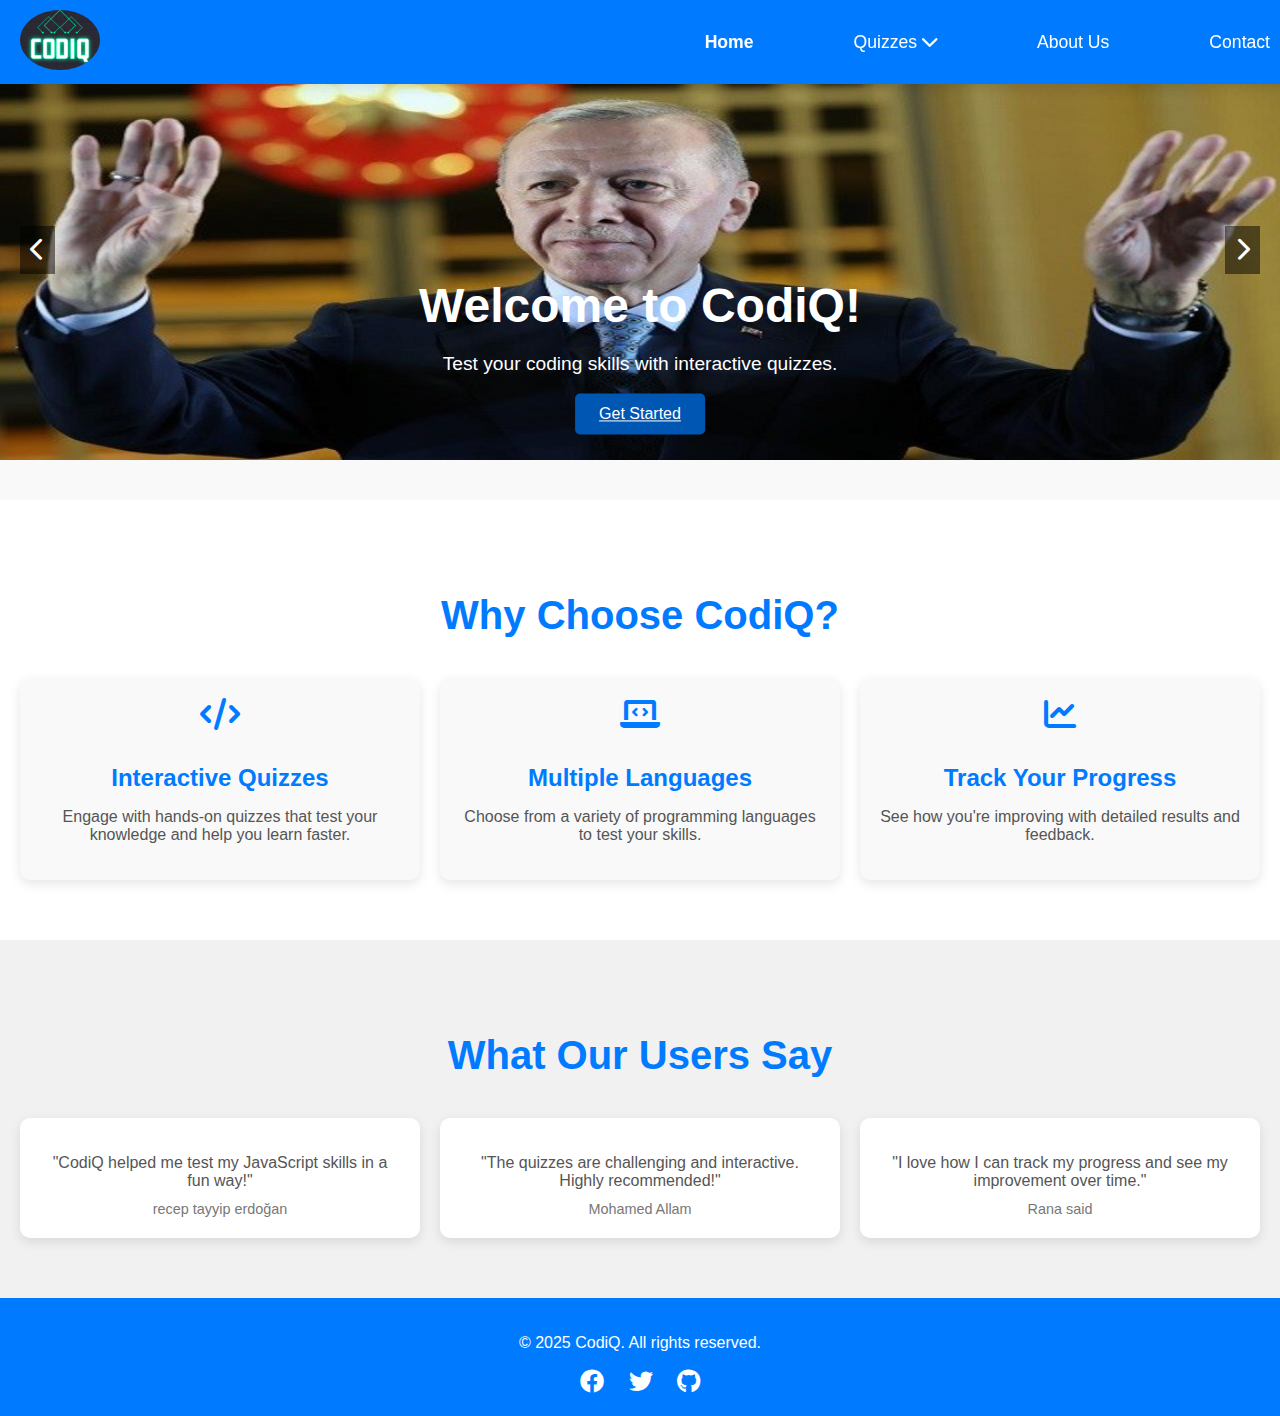
<file: index.html>
<!DOCTYPE html>
<html lang="en">
<head>
    <meta charset="UTF-8">
    <meta name="viewport" content="width=device-width, initial-scale=1.0">
    <title>Home</title>
    <link rel="stylesheet" href="./style.css">
    <link rel="stylesheet" href="https://cdnjs.cloudflare.com/ajax/libs/font-awesome/6.0.0/css/all.min.css">
</head>
<body>
    <!-- Horizontal Navbar -->
    <nav class="navbar">
        <div class="logo">
            <img src="./Images/logo.png" alt="CodiQ Logo">
        </div>
        <ul class="nav-links">
            <li><a href="#" class="active">Home</a></li>
            <li class="dropdown">
                <a href="quizzes.html">Quizzes <i class="fas fa-chevron-down"></i></a>
                <ul class="dropdown-menu">
                    <li><a href="quizzes.html?language=python">Python</a></li>
                    <li><a href="quizzes.html?language=javascript">JavaScript</a></li>
                    <li><a href="quizzes.html?language=html">HTML</a></li>
                    <li><a href="quizzes.html?language=css">CSS</a></li>
                </ul>
            </li>
            <li><a href="./About-Us.html">About Us</a></li>
            <li><a href="tel:+905010823454">Contact</a></li>
        </ul>
    </nav>

    <!-- Hero Section with Photo Slider -->
    <section class="hero">
        <div class="slider">
            <div class="slide active">
                <img src="./Images/recep-tayip.jpg" alt="Slide 1" >
                <div class="slide-content">
                    <h1>Welcome to CodiQ!</h1>
                    <p>Test your coding skills with interactive quizzes.</p>
                    <a href="quizzes.html" class="btn-primary">Get Started</a>
                </div>
            </div>
            <div class="slide">
                <img src="./Images/logo.png" alt="Slide 2">
                <div class="slide-content">
                    <h1>Learn Python, JavaScript, and More</h1>
                    <p>Choose from a variety of programming languages.</p>
                    <a href="quizzes.html" class="btn-primary">Explore Quizzes</a>
                </div>
            </div>
            <div class="slide">
                <img src="./Images/ZEYAD-ABOUELKASSEM-PP.png" alt="Slide 3">
                <div class="slide-content">
                    <h1>Track Your Progress</h1>
                    <p>See how you're improving with detailed results.</p>
                    <a href="quizzes.html" class="btn-primary">Start Now</a>
                </div>
            </div>
        </div>
        <button class="slider-btn prev-btn"><i class="fas fa-chevron-left"></i></button>
        <button class="slider-btn next-btn"><i class="fas fa-chevron-right"></i></button>
    </section>

    <!-- Features Section -->
    <section class="features">
        <h2>Why Choose CodiQ?</h2>
        <div class="feature-cards">
            <div class="feature-card">
                <i class="fas fa-code"></i>
                <h3>Interactive Quizzes</h3>
                <p>Engage with hands-on quizzes that test your knowledge and help you learn faster.</p>
            </div>
            <div class="feature-card">
                <i class="fas fa-laptop-code"></i>
                <h3>Multiple Languages</h3>
                <p>Choose from a variety of programming languages to test your skills.</p>
            </div>
            <div class="feature-card">
                <i class="fas fa-chart-line"></i>
                <h3>Track Your Progress</h3>
                <p>See how you're improving with detailed results and feedback.</p>
            </div>
        </div>
    </section>

    <!-- Testimonials Section -->
    <section class="testimonials">
        <h2>What Our Users Say</h2>
        <div class="testimonial-cards">
            <div class="testimonial-card">
                <p>"CodiQ helped me test my JavaScript skills in a fun way!"</p>
                <span>recep tayyip erdoğan </span>
            </div>
            <div class="testimonial-card">
                <p>"The quizzes are challenging and interactive. Highly recommended!"</p>
                <span>Mohamed Allam</span>
            </div>
            <div class="testimonial-card">
                <p>"I love how I can track my progress and see my improvement over time."</p>
                <span>Rana said</span>
            </div>
        </div>
    </section>

    <!-- Footer -->
    <footer class="footer">
        <p>&copy; 2025 CodiQ. All rights reserved.</p>
        <div class="social-links">
            <a href="#"><i class="fab fa-facebook"></i></a>
            <a href="#"><i class="fab fa-twitter"></i></a>
            <a href="https://github.com/khaledelsayed2003"><i class="fab fa-github"></i></a>
        </div>
    </footer>

    <!-- JavaScript for Slider -->
    <script src="./home.js"></script>
</body>
</html>
</file>
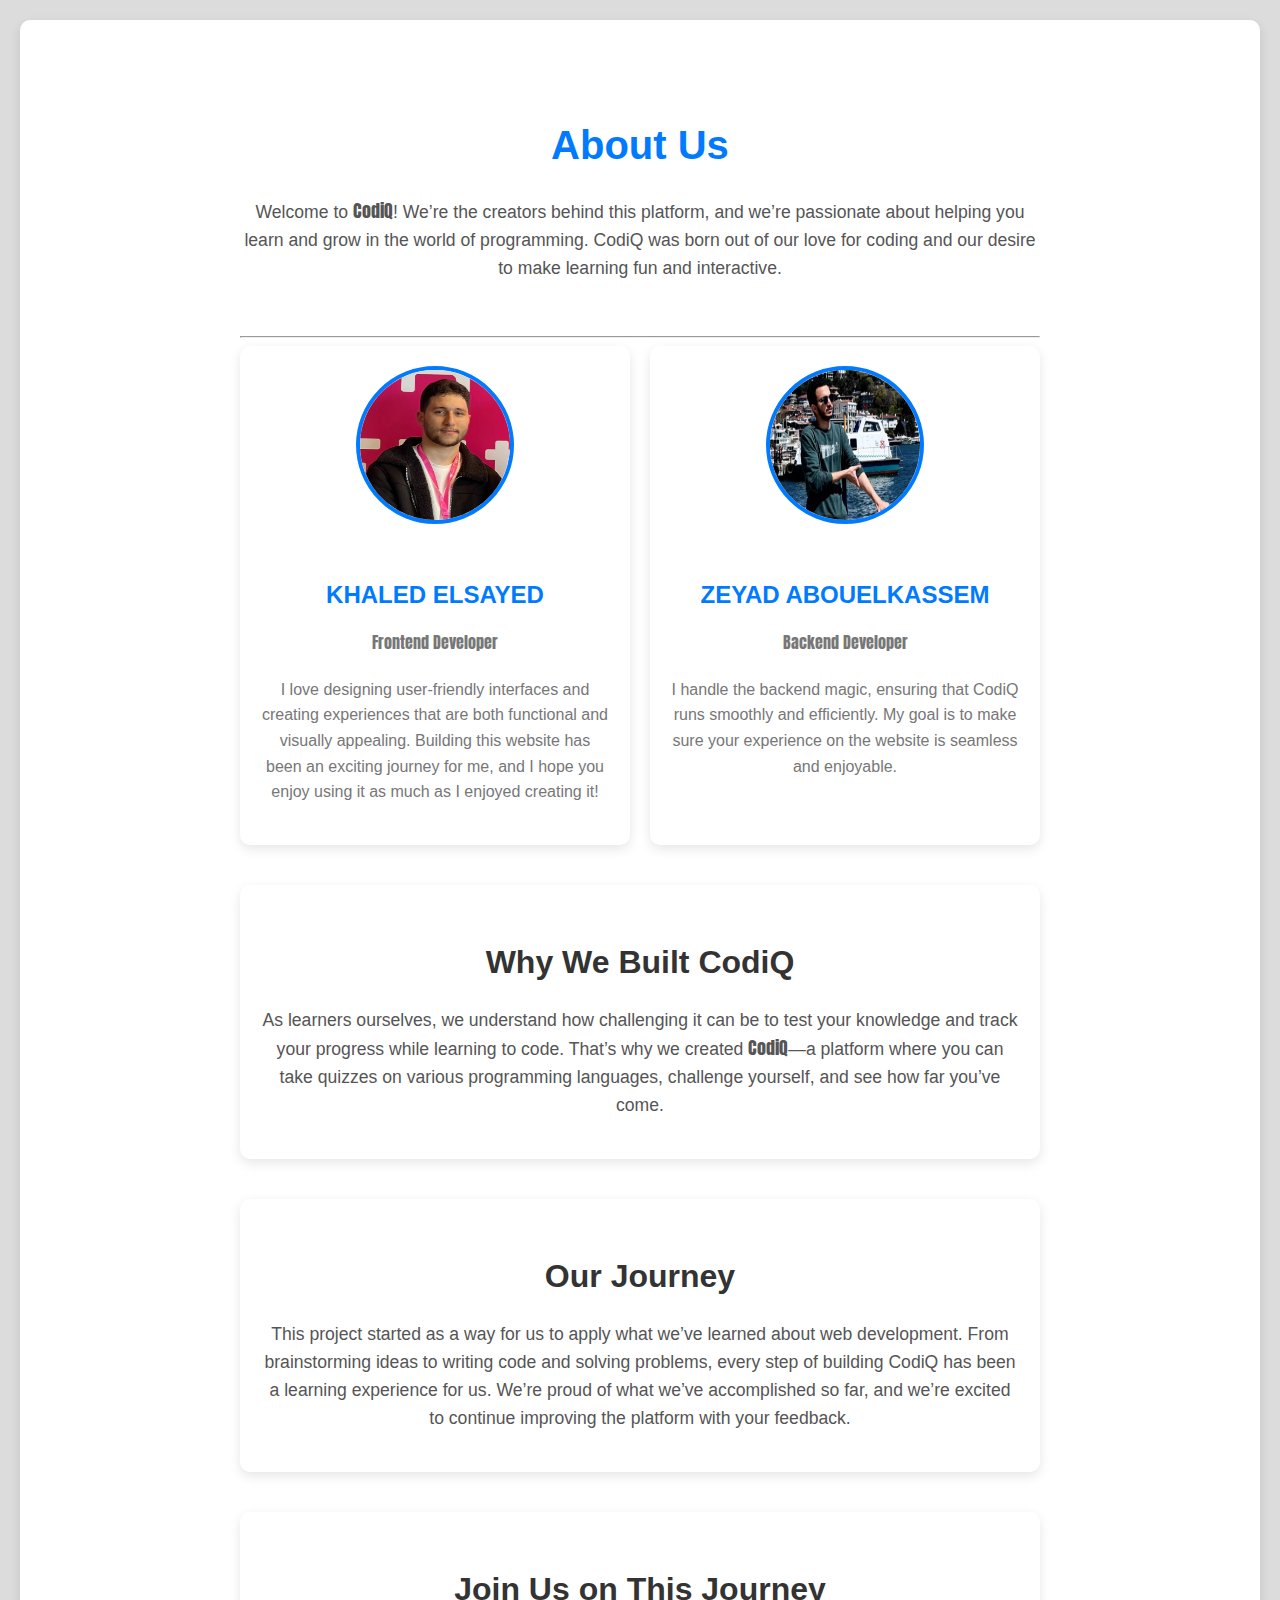
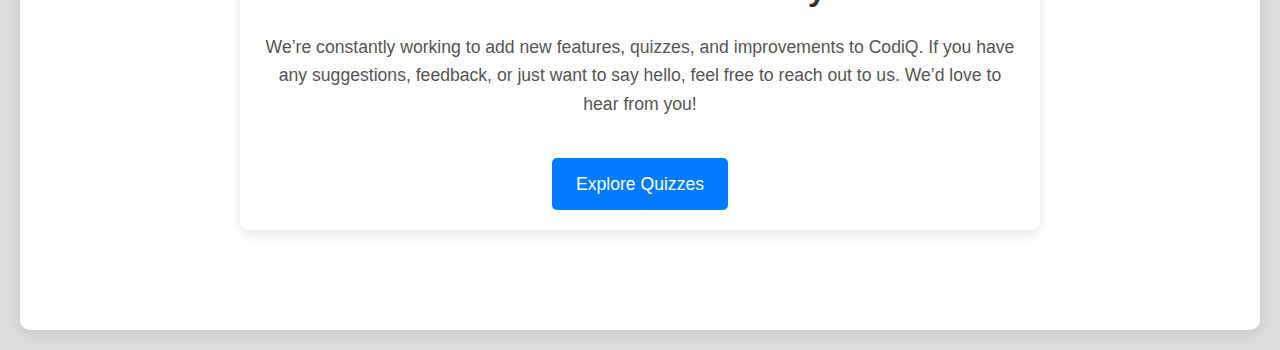
<file: About-Us.html>
<!DOCTYPE html>
<html lang="en">
    <head>
        <meta charset="UTF-8">
        <meta name="viewport" content="width=device-width, initial-scale=1.0">
        <title>Document</title>
        <link rel="stylesheet" href="./style2.css">
        <link rel="preconnect" href="https://fonts.googleapis.com">
        <link rel="preconnect" href="https://fonts.gstatic.com" crossorigin>
        <link href="https://fonts.googleapis.com/css2?family=Anton&display=swap" rel="stylesheet">
                
    </head>
    <body>
        <section id="about">
            <h2>About Us</h2>
            <div class="about-content">
                <div class="intro">
                    <p>Welcome to <strong>CodiQ</strong>! We’re the creators behind this platform, and we’re passionate about helping you learn and grow in the world of programming. CodiQ was born out of our love for coding and our desire to make learning fun and interactive.</p>
                </div>
                <br><hr>
                <div class="team">
                    <div class="team-member">
                        <img src="./Images/KHALED-ELSAYED-PP.jpg" alt="[Your Name]">
                        <h3>KHALED ELSAYED</h3>
                        <p><strong>Frontend Developer</strong></p>
                        <p>I love designing user-friendly interfaces and creating experiences that are both functional and visually appealing. Building this website has been an exciting journey for me, and I hope you enjoy using it as much as I enjoyed creating it!</p>
                    </div>
                    <div class="team-member">
                        <img src="./Images/ZEYAD-ABOUELKASSEM-PP.png" alt="[Your Friend's Name]">
                        <h3>ZEYAD ABOUELKASSEM</h3>
                        <p><strong>Backend Developer</strong></p>
                        <p>I handle the backend magic, ensuring that CodiQ runs smoothly and efficiently. My goal is to make sure your experience on the website is seamless and enjoyable.</p>
                    </div>
                </div>
                <div class="mission">
                    <h3>Why We Built CodiQ</h3>
                    <p>As learners ourselves, we understand how challenging it can be to test your knowledge and track your progress while learning to code. That’s why we created <strong>CodiQ</strong>—a platform where you can take quizzes on various programming languages, challenge yourself, and see how far you’ve come.</p>
                </div>
                <div class="journey">
                    <h3>Our Journey</h3>
                    <p>This project started as a way for us to apply what we’ve learned about web development. From brainstorming ideas to writing code and solving problems, every step of building CodiQ has been a learning experience for us. We’re proud of what we’ve accomplished so far, and we’re excited to continue improving the platform with your feedback.</p>
                </div>
                <div class="cta">
                    <h3>Join Us on This Journey</h3>
                    <p>We’re constantly working to add new features, quizzes, and improvements to CodiQ. If you have any suggestions, feedback, or just want to say hello, feel free to reach out to us. We’d love to hear from you!</p>
                    <a href="./Quizzes.html" class="btn-primary">Explore Quizzes</a>
                </div>
            </div>
        </section>
    </body>
</html>
</file>
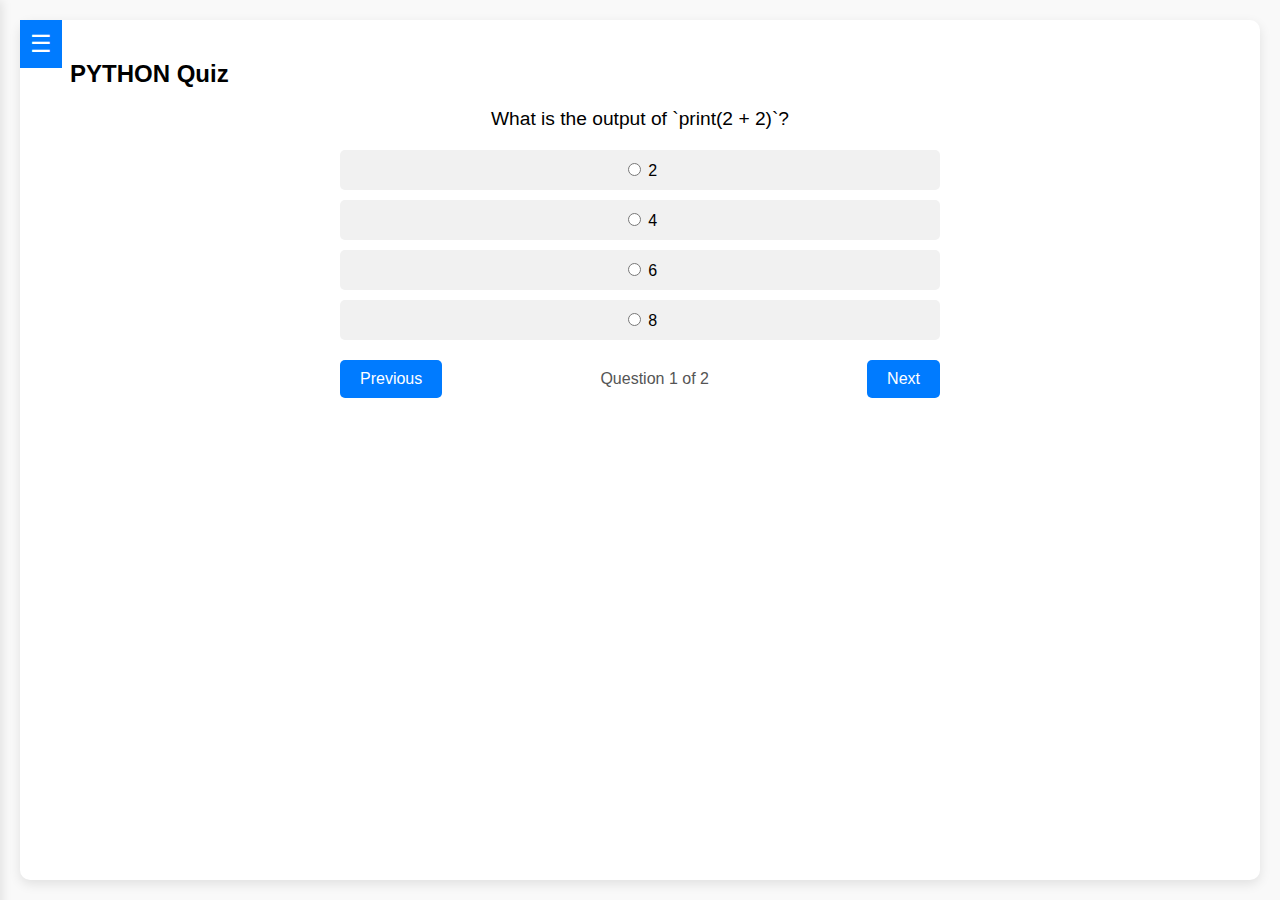
<file: Quizzes.html>
<!DOCTYPE html>
<html lang="en">
<head>
    <meta charset="UTF-8">
    <meta name="viewport" content="width=device-width, initial-scale=1.0">
    <title>CodiQ - Quizzes</title>
    <link rel="stylesheet" href="./style3.css">
</head>
<body>
    <!-- Toggle Button -->
    <button id="sidebar-toggle">☰</button>

    <div class="quizzes-page">
        <!-- Vertical Sidebar -->
        <div class="sidebar">
            <h3>Select Language</h3>
            <ul>
                <li><button class="language-btn" data-language="python">Python</button></li>
                <li><button class="language-btn" data-language="javascript">JavaScript</button></li>
                <li><button class="language-btn" data-language="html">HTML</button></li>
                <li><button class="language-btn" data-language="css">CSS</button></li>
            </ul>
        </div>

        <!-- Quiz Container -->
        <div class="quiz-container">
            <h2 id="quiz-title">Python Quiz</h2>
            <div class="quiz-card">
                <div class="question">
                    <p id="question-text">What is the output of `print(2 + 2)`?</p>
                </div>
                <div class="options">
                    <label><input type="radio" name="answer" value="A"> 2</label>
                    <label><input type="radio" name="answer" value="B"> 4</label>
                    <label><input type="radio" name="answer" value="C"> 6</label>
                    <label><input type="radio" name="answer" value="D"> 8</label>
                </div>
                <div class="navigation">
                    <button id="prev-btn">Previous</button>
                    <span id="question-counter">Question 1 of 10</span>
                    <button id="next-btn">Next</button>
                </div>
            </div>
        </div>
    </div>

    <!-- Link the JavaScript file -->
    <script src="./main.js"></script>
</body>
</html>
</file>
<file: style.css>
/* General Styles */
body {
    font-family: 'Arial', sans-serif;
    margin: 0;
    padding: 0;
    background-color: #f9f9f9;
    color: #333;
}

/* Navbar */
.navbar {
    width: 100%;
    position: fixed;
    z-index: 1;
    display: flex;
    justify-content: space-between;
    align-items: center;
    background-color:#007BFF;
    padding: 10px 20px;
    box-shadow: 0 4px 12px rgba(0, 0, 0, 0.1);
}

.navbar .logo img {
    height: 60px;
    width: 80px;
    border-radius: 50%;
    object-fit:cover;
}


.navbar .nav-links {
    list-style: none;
    display: flex;
    gap: 20px;
    margin: 0;
    padding: 0;
}

.navbar .nav-links a {
    padding-right: 30px;
    color: white;
    text-decoration: none;
    font-size: 1.1rem;
    transition: color 0.3s ease;
}

.navbar .nav-links a:hover {
    color: black;
    font-size: large;
    font-family:'Franklin Gothic Medium', 'Arial Narrow', Arial, sans-serif;
}

.navbar .nav-links a.active {
    font-weight: bold;
}

.navbar .nav-links li{
    float: left;
    padding-left: 50px;
    
}

/* Hero Section with Slider */
.hero {
    width: 100%;
    position: relative;
    height: 500px;
    overflow: hidden;
}

.slider {
    margin-top: 60px;
    display: flex;
    transition: transform 0.5s ease;
}

.slide {
    min-width: 100%;
    position: relative;
}

.slide img {
    width: 100%;
    height: 400px;
    object-fit:unset;
}

.slide-content {
    position: absolute;
    top: 68%;
    left: 50%;
    transform: translate(-50%, -50%);
    text-align: center;
    color: white;
}

.slide-content:hover{
    color: rgb(243, 0, 0);
    font-size: 30px;
}

.slide-content h1 {
    font-size: 3rem;
    margin-bottom: 20px;
}

.slide-content p {
    font-size: 1.2rem;
    margin-bottom: 30px;
}

.btn-primary {
    padding: 12px 24px;
    background-color: #0056b3;
    color: white;
    border: none;
    border-radius: 5px;
    font-size: 1rem;
    cursor: pointer;
    transition: background-color 0.3s ease, transform 0.3s ease;
}

.btn-primary:hover {
    background-color: green;
    transform: scale(1.05);
    font-size: 20px;
    font-family:'Gill Sans', 'Gill Sans MT', Calibri, 'Trebuchet MS', sans-serif;
}

.slider-btn {
    position: absolute;
    top: 50%;
    transform: translateY(-50%);
    background-color: rgba(0, 0, 0, 0.5);
    color: white;
    border: none;
    padding: 10px;
    font-size: 1.5rem;
    cursor: pointer;
    transition: background-color 0.3s ease;
}

.slider-btn:hover {
    background-color: rgba(0, 0, 0, 0.8);
}

.prev-btn {
    left: 20px;
}

.next-btn {
    right: 20px;
}

/* Features Section */
.features {
    padding: 60px 20px;
    text-align: center;
    background-color: #fff;
}

.features h2 {
    font-size: 2.5rem;
    color: #007BFF;
    margin-bottom: 40px;
}

.feature-cards {
    display: flex;
    justify-content: space-around;
    gap: 20px;
    flex-wrap: wrap;
}

.feature-card {
    flex: 1;
    min-width: 250px;
    background-color: #f9f9f9;
    padding: 20px;
    border-radius: 10px;
    box-shadow: 0 4px 12px rgba(0, 0, 0, 0.1);
    transition: transform 0.3s ease, box-shadow 0.3s ease;
}

.feature-card:hover {
    transform: translateY(-10px);
    box-shadow: 0 8px 20px rgba(0, 0, 0, 0.2);
}

.feature-card i {
    font-size: 2rem;
    color: #007BFF;
    margin-bottom: 10px;
}

.feature-card h3 {
    font-size: 1.5rem;
    color: #007BFF;
    margin-bottom: 10px;
}

.feature-card p {
    font-size: 1rem;
    color: #555;
}

/* Testimonials Section */
.testimonials {
    padding: 60px 20px;
    text-align: center;
    background-color: #f1f1f1;
}

.testimonials h2 {
    font-size: 2.5rem;
    color: #007BFF;
    margin-bottom: 40px;
}

.testimonial-cards {
    display: flex;
    justify-content: space-around;
    gap: 20px;
    flex-wrap: wrap;
}

.testimonial-card {
    flex: 1;
    min-width: 250px;
    background-color: #fff;
    padding: 20px;
    border-radius: 10px;
    box-shadow: 0 4px 12px rgba(0, 0, 0, 0.1);
    transition: transform 0.3s ease, box-shadow 0.3s ease;
}

.testimonial-card:hover {
    transform: translateY(-10px);
    box-shadow: 0 8px 20px rgba(0, 0, 0, 0.2);
}

.testimonial-card p {
    font-size: 1rem;
    color: #555;
    margin-bottom: 10px;
}

.testimonial-card span {
    font-size: 0.9rem;
    color: #777;
}

/* Footer */
.footer {
    padding: 20px;
    background-color: #007BFF;
    color: white;
    text-align: center;
}

.footer .social-links {
    margin-top: 10px;
}

.footer .social-links a {
    color: white;
    font-size: 1.5rem;
    margin: 0 10px;
    transition: color 0.3s ease;
}

.footer .social-links a:hover {
    color: #f1f1f1;
}



/* Navbar Dropdown */
.navbar .dropdown {
    position: relative;
}

.navbar .dropdown-menu {
    display: none;
    position: absolute;
    top: 100%;
    left: 0;
    background-color: rgba(0, 0, 0, 0.8);
    list-style: none;
    padding: 10px 0;
    margin: 0;
    border-radius: 5px;
    box-shadow: 0 4px 12px rgba(0, 0, 0, 0.1);
    z-index: 1000;
}

.navbar .dropdown-menu li {
    padding: 10px 20px;
}

.navbar .dropdown-menu a {
    color: white;
    text-decoration: none;
    font-size: 1rem;
    transition: color 0.3s ease;
}

.navbar .dropdown-menu a:hover {
    color: red;
    font-style: italic;
}

.navbar .dropdown:hover .dropdown-menu {
    display: block;
}
</file>
<file: style2.css>
/* General Styles */
body {
    font-family: 'Arial', sans-serif;
    line-height: 1.6;
    color: black;
    margin: 0;
    padding: 0;
    background-color: gainsboro;
}

#about {
    padding: 60px 20px;
    text-align: center;
    background-color:white;
    box-shadow: 0 4px 12px rgba(0, 0, 0, 0.1);
    margin: 20px;
    border-radius: 10px;
}

.about-content {
    max-width: 800px;
    margin: 0 auto;
}

h2 {
    font-size: 2.5rem;
    color: #007BFF;
    margin-bottom: 20px;
    animation: fadeIn 1s ease-in-out;
}

h3 {
    font-size: 2rem;
    color: #333;
    margin-bottom: 15px;
}

p {
    font-size: 1.1rem;
    color: #555;
    margin-bottom: 20px;
    
}
p strong{
    font-family: "Anton", serif;
    font-weight: 400;
    font-style: normal;
}

/* Team Section */
.team {
    display: grid;
    grid-template-columns: repeat(2, 1fr); /* Creates 2 equal columns */
    gap: 20px; /* Adds space between the team members */
}

.team-member {
    background: #fff;
    padding: 20px;
    border-radius: 10px;
    box-shadow: 0 4px 12px rgba(0, 0, 0, 0.1);
    transition: transform 0.3s ease, box-shadow 0.3s ease;
}
.team-member:hover {
    transform: translateY(-10px);
    box-shadow: 0 8px 20px rgba(0, 0, 0, 0.2);
    background-color: gainsboro;
}

.team-member img {
    width: 150px;
    height: 150px;
    border-radius: 50%;
    margin-bottom: 20px;
    border: 4px solid #007BFF;
    transition: border-color 0.3s ease;
}

.team-member:hover img {
    border-color: black;
}

.team-member h3 {
    font-size: 1.5rem;
    color: #007BFF;
    margin-bottom: 10px;
}
.team-member:hover h3 {
    font-size: 1.5rem;
    color: blue;
    margin-bottom: 10px;
}

.team-member p {
    font-size: 1rem;
    color: #777;
}

/* Mission and Journey Sections */
.mission, .journey, .cta {
    margin: 40px 0;
    padding: 20px;
    background: #fff;
    border-radius: 10px;
    box-shadow: 0 4px 12px rgba(0, 0, 0, 0.1);
    transition: transform 0.3s ease, box-shadow 0.3s ease;
}

.mission:hover, .journey:hover, .cta:hover {
    transform: translateY(-5px);
    box-shadow: 0 8px 20px rgba(0, 0, 0, 0.2);
}

/* Call-to-Action Button */
.btn-primary {
    display: inline-block;
    padding: 12px 24px;
    background-color: #007BFF;
    color: white;
    text-decoration: none;
    border-radius: 5px;
    margin-top: 20px;
    font-size: 1.1rem;
    transition: background-color 0.3s ease, transform 0.3s ease;
}

.btn-primary:hover {
    background-color: green;
    transform: scale(1.05);
}

/* Animations */
@keyframes fadeIn {
    from {
        opacity: 0;
        transform: translateY(20px);
    }
    to {
        opacity: 1;
        transform: translateY(0);
    }
}

/* Responsive Design */
@media (max-width: 768px) {
    .team-member {
        width: 100%;
        margin: 10px 0;
    }

    h2 {
        font-size: 2rem;
    }

    h3 {
        font-size: 1.5rem;
    }

    p {
        font-size: 1rem;
    }
}
</file>
<file: style3.css>
/* General Styles */
body {
    font-family: 'Arial', sans-serif;
    margin: 0;
    padding: 0;
    background-color: #f9f9f9;
}

.quizzes-page {
    display: flex;
    min-height: 100vh;
}
#quiz-title{
    padding-left: 30px;
}
/* Toggle Button */
#sidebar-toggle {
    position: fixed;
    top: 20px;
    left: 20px;
    background-color: #007BFF;
    color: white;
    border: none;
    padding: 10px;
    font-size: 1.5rem;
    cursor: pointer;
    z-index: 1001; /* Ensure it's above the sidebar */
    transition: left 0.3s ease; /* Smooth transition for button position */
}

#sidebar-toggle:hover {
    background-color: #0056b3;
}

/* Vertical Sidebar */
.sidebar {
    width: 250px; /* Full width of the sidebar */
    background-color: #007BFF;
    color: white;
    padding: 20px;
    padding-top: 60px;
    box-shadow: 2px 0 10px rgba(0, 0, 0, 0.1);
    transform: translateX(-100%); /* Hide sidebar by default */
    transition: transform 0.3s ease; /* Smooth transition for transform */
    position: fixed; /* Fix the sidebar to the left */
    height: 100vh; /* Full height of the viewport */
    z-index: 1000; /* Ensure sidebar is above other content */
}

.sidebar.visible {
    transform: translateX(0); /* Slide sidebar in when visible */
}

.sidebar h3 {
    margin-bottom: 20px;
    font-size: 1.5rem;
    white-space: nowrap; /* Prevent text from wrapping */
}

.sidebar ul {
    list-style: none;
    padding: 0;
}

.sidebar ul li {
    margin: 15px 0;
    white-space: nowrap; /* Prevent text from wrapping */
}

.language-btn {
    width: 100%;
    padding: 10px;
    background-color: #0056b3;
    color: white;
    border: none;
    border-radius: 5px;
    cursor: pointer;
    font-size: 1rem;
    transition: background-color 0.3s ease;
}

.language-btn:hover {
    background-color: #004080;
}

/* Quiz Container */
.quiz-container {
    flex: 1;
    padding: 20px;
    background-color: #fff;
    box-shadow: 0 4px 12px rgba(0, 0, 0, 0.1);
    margin: 20px 20px 20px 20px; /* Default margin */
    border-radius: 10px;
    transition: margin 0.3s ease; /* Smooth transition for margin */
}

/* Adjust margin when sidebar is visible */
.sidebar.visible ~ .quiz-container {
    margin-left: 270px; /* Move content to the right when sidebar is visible */
}

.quiz-card {
    max-width: 600px;
    margin: 0 auto;
    text-align: center;
}

.quiz-card h2 {
    font-size: 2rem;
    color: #007BFF;
    margin-bottom: 20px;
}

.question {
    font-size: 1.2rem;
    margin-bottom: 20px;
}

.options {
    display: flex;
    flex-direction: column;
    gap: 10px;
    margin-bottom: 20px;
}

.options label {
    display: block;
    padding: 10px;
    background-color: #f1f1f1;
    border-radius: 5px;
    cursor: pointer;
    transition: background-color 0.3s ease;
}

.options label:hover {
    background-color: #ddd;
}

.navigation {
    display: flex;
    justify-content: space-between;
    align-items: center;
    margin-top: 20px;
}

.navigation button {
    padding: 10px 20px;
    background-color: #007BFF;
    color: white;
    border: none;
    border-radius: 5px;
    cursor: pointer;
    font-size: 1rem;
    transition: background-color 0.3s ease;
}

.navigation button:hover {
    background-color: #0056b3;
}

#question-counter {
    font-size: 1rem;
    color: #555;
}
</file>
